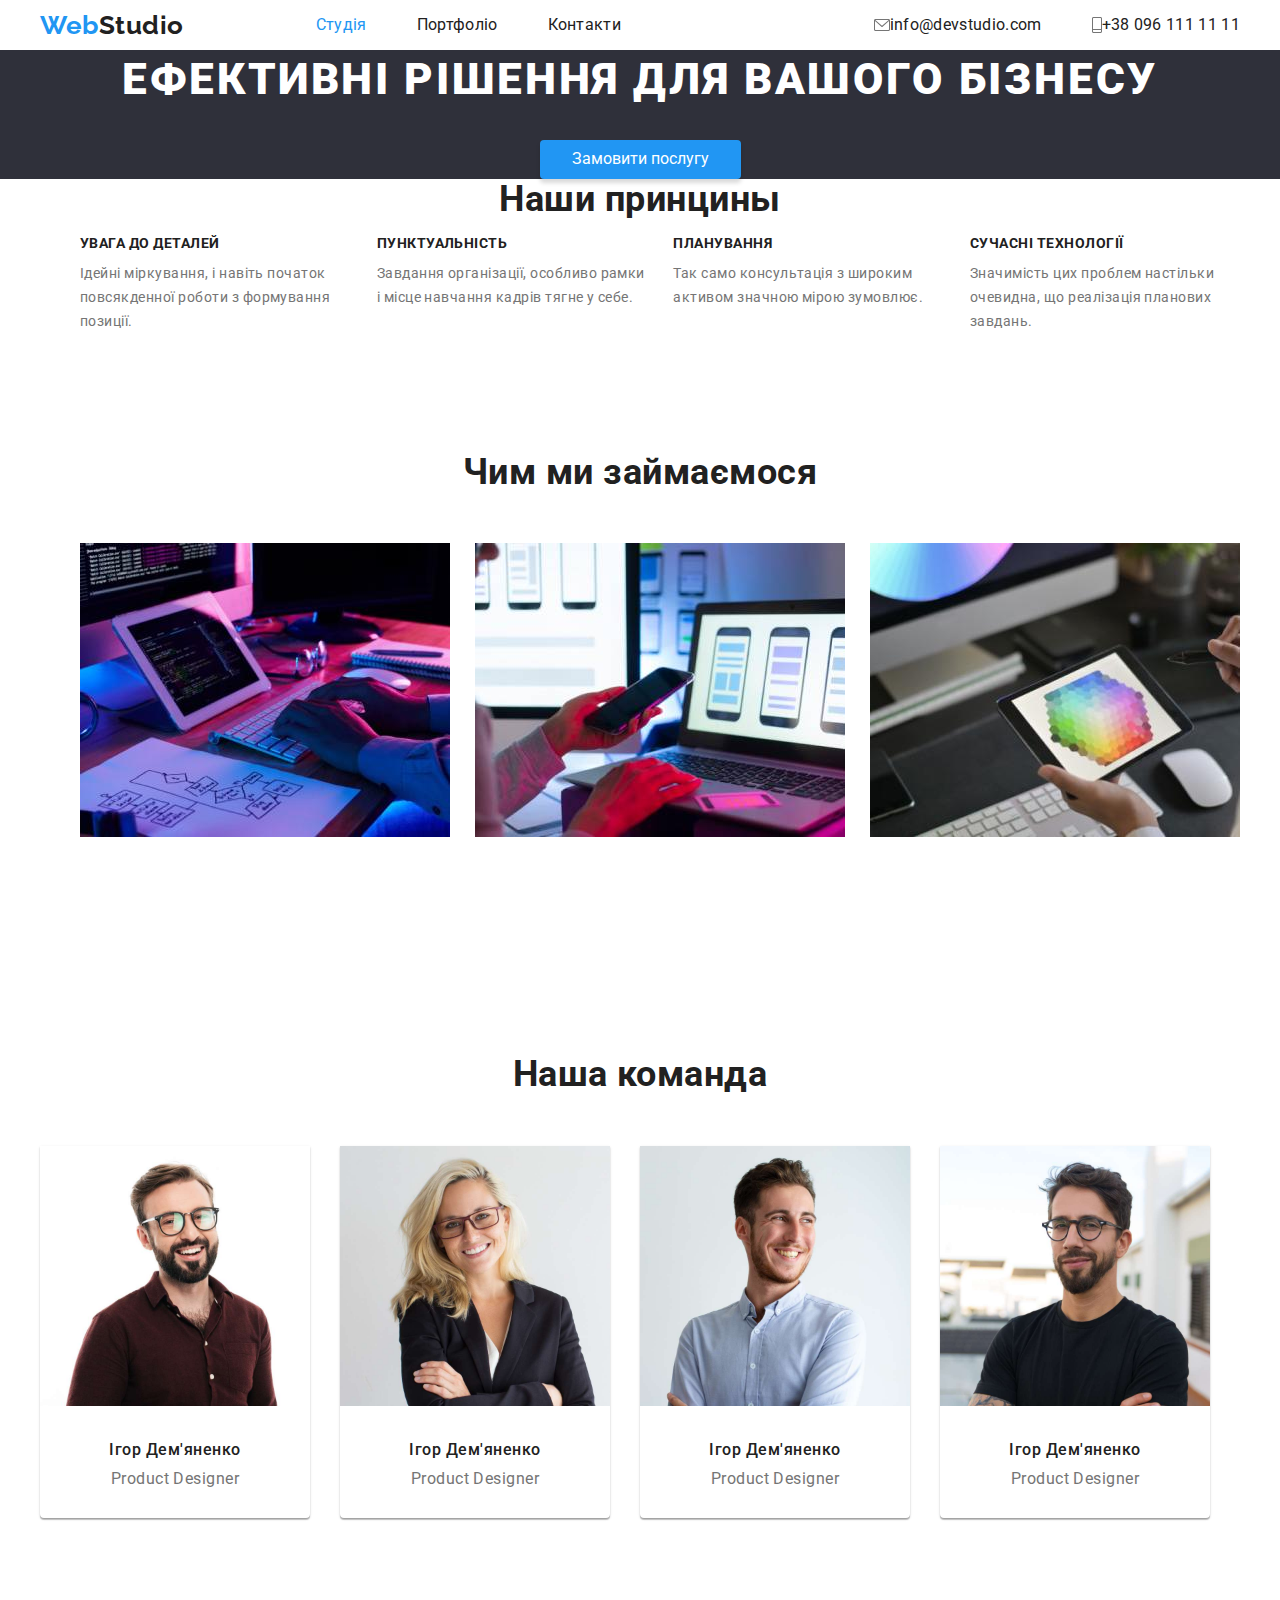
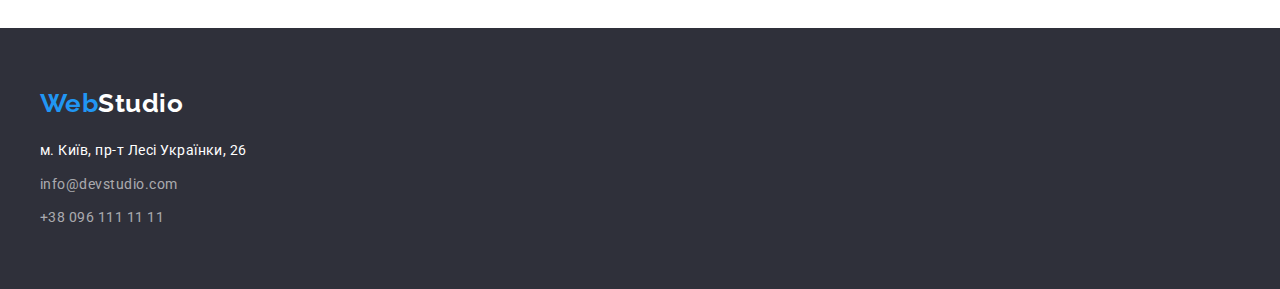
<file: index.html>
<!DOCTYPE html>
<html lang="en">

<head>
    <meta charset="UTF-8">
    <meta http-equiv="X-UA-Compatible" content="IE=edge">
    <meta name="viewport" content="width=device-width, initial-scale=1.0">
    <title>Document</title>
    <link href="https://fonts.googleapis.com/css2?family=Raleway:wght@700&family=Roboto:wght@400;500;700;900&display=swap" rel="stylesheet">
    <link rel="stylesheet" href="https://cdnjs.cloudflare.com/ajax/libs/modern-normalize/1.1.0/modern-normalize.min.css">
    <link rel="stylesheet" href="./css/styles.css" />
</head>
<body>
    <!--Шапка сайта--> 
    <header class="header-nav">
        <div class="container flex-box">
            <nav class="site-nav">
                <a class="logo" href="./index.html"><span class="logo-web">Web</span>Studio</a>
                <ul class="item-nav">
                    <li class="header-link">
                        <a href="./index.html" style="color: #2196F3;">Студія</a>
                    </li>
                    <li class="header-link">
                        <a href="./portfolio.html">Портфоліо</a>
                    </li>
                    <li class="header-link">
                        <a href="">Контакти</a>
                    </li>
                </ul>
            </nav>
        
            <ul class="contacts">
                <li class="contacts-item">
                    <img src="./img/mail.svg" alt="email logo" width="16">
                    <a href="mailto:info@devstudio.com">info@devstudio.com</a>
                </li>
                <li class="contacts-item">
                    <img src="./img/phone.svg" alt="phone logo" width="10">
                    <a href="tel:+380961111111">+38 096 111 11 11</a>
                </li>
            </ul>
           
        </div>
   </header>
 <!--Уникальный контент сайта-->
   <main>
    <!--Hero-->
    <section class="hero">
        <h1 class="hero-title">Ефективні рішення для вашого бізнесу</h1>
       <button class="hero-button" type="button">Замовити послугу</button>
    </section>
    <!--Наши принципы-->
    <section class="section-principles container">
        <h2 class="section-principles-title section-title">Наши принцины</h2>
        <ul class="section-principles-text">
            <li class="item">
                <h3>УВАГА ДО ДЕТАЛЕЙ</h3>
                <p class="princ-text">Ідейні міркування, i навіть початок повсякденної роботи з формування позиції.</p>
            </li>
            <li class="item">
                <h3>ПУНКТУАЛЬНІСТЬ</h3>
                <p class="princ-text">Завдання організації, особливо рамки і місце навчання кадрів тягне у себе.</p>
            </li>
            <li class="item">
                <h3>ПЛАНУВАННЯ</h3>
                <p class="princ-text">Так само консультація з широким активом значною мірою зумовлює.</p>
            </li>
            <li class="item">
                <h3>СУЧАСНІ ТЕХНОЛОГІЇ</h3>
                <p class="princ-text">Значимість цих проблем настільки очевидна, що реалізація планових завдань.</p>
            </li>
        </ul>
    </section>
    <!--Наши возможности, вид деятельности-->
    <section class="section-work container">
        <h2 class="section-work-title section-title">Чим ми займаємося</h2>
        <ul class="section-work-text">
            <li>
                <img src="./img/programmer.jpg" alt="Програмирование" width="370">
            </li>
            <li>
                <img src="./img/designe.jpg" alt="Дизайн" width="370">
            </li>
            <li>
                <img src="./img/painting.jpg" alt="Раскрашивание" width="370">
            </li>
        </ul>
    </section>
    <!--Наша команда-->
    <section class="section-team">
        <div class="section-team-container container">
            <h2 class="section-team-title section-title">Наша команда</h2>
            <ul class="section-team-text">
                <li class="sectiom-team-people">
                    <img src="./img/Igor.jpg" alt="Мужик в очках" width="270">
                    <h3>Ігор Дем'яненко</h3>
                    <p>Product Designer</p>
                </li>
                <li class="sectiom-team-people">
                    <img src="./img/Olga.jpg" alt="Женщина в очках" width="270">
                    <h3>Ігор Дем'яненко</h3>
                    <p>Product Designer</p>
                </li>
                <li class="sectiom-team-people">
                    <img src="./img/Kolya.jpg" alt="Мужик без очков" width="270">
                    <h3>Ігор Дем'яненко</h3>
                    <p>Product Designer</p>
                </li>
                <li class="sectiom-team-people" class="section-paddings">
                    <img src="./img/Misha.jpg" alt="Просто мужик" width="270">
                    <h3>Ігор Дем'яненко</h3>
                    <p>Product Designer</p>
                </li>
            </ul>
        </div>
    </section>
    </main>
    <!--Футер-->
    <footer>
        <div class="footer container">
            <a class="logo logo-footer" href="./index.html"><span class="logo-web">Web</span>Studio</a>
            <address class="address-city">
                м. Київ, пр-т Лесі Українки, 26
            </address>
            <ul class="footer-links">
                <li class="footer-link-mail"><a href="mailto:info@devstudio.com">info@devstudio.com</a></li>
                <li class="footer-link-number"><a href="tel:+380961111111">+38 096 111 11 11</a></li>
            </ul>
        </div>
    </footer>
</body>



</html>
</file>
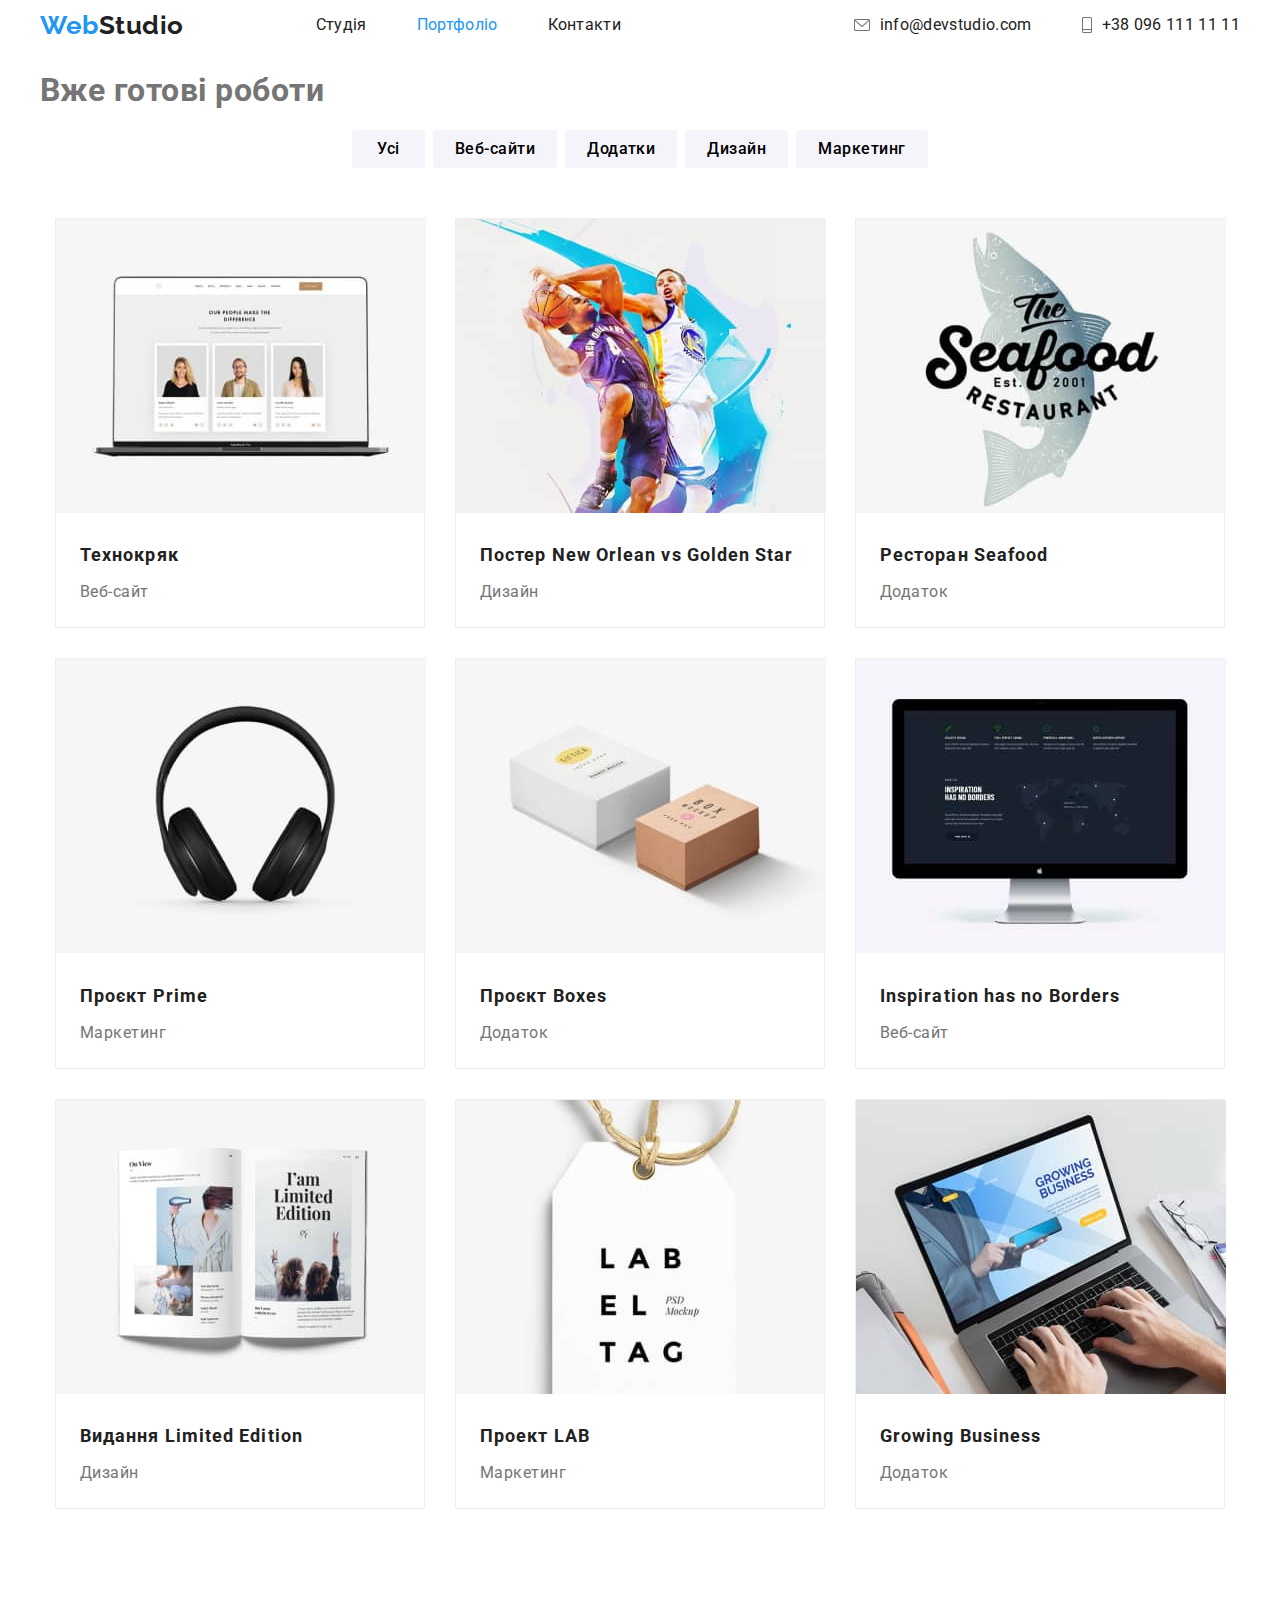
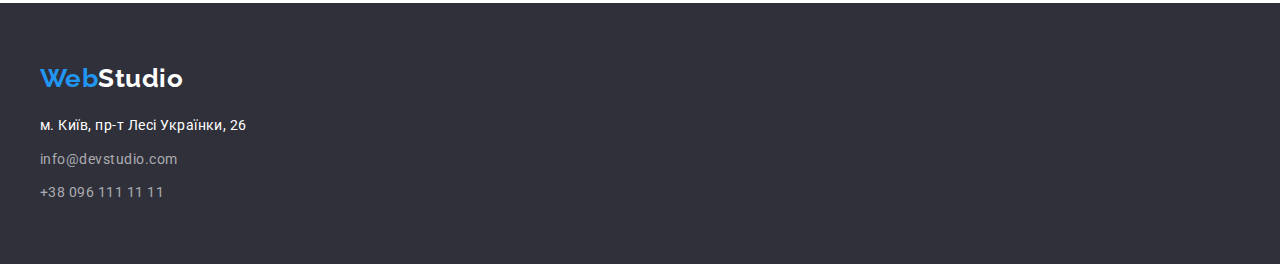
<file: portfolio.html>
<!DOCTYPE html>
<html lang="en">

<head>
    <meta charset="UTF-8">
    <meta http-equiv="X-UA-Compatible" content="IE=edge">
    <meta name="viewport" content="width=device-width, initial-scale=1.0">
    <title>Document</title>
    <link
        href="https://fonts.googleapis.com/css2?family=Raleway:wght@700&family=Roboto:wght@400;500;700;900&display=swap"
        rel="stylesheet">
    <link rel="stylesheet"
        href="https://cdnjs.cloudflare.com/ajax/libs/modern-normalize/1.1.0/modern-normalize.min.css">
    <link rel="stylesheet" href="./css/styles.css" />
</head>

<btype>
    <!--Шапка сайта-->
    <header class="header-nav">
        <div class="container flex-box">
            <nav class="site-nav">
                <a class="logo" href="./index.html"><span class="logo-web">Web</span>Studio</a>
                <ul class="item-nav">
                    <li class="header-link">
                        <a href="./index.html">Студія</a>
                    </li>
                    <li class="header-link">
                        <a href="./portfolio.html"  style="color: #2196F3;">Портфоліо</a>
                    </li>
                    <li class="header-link">
                        <a href="">Контакти</a>
                    </li>
                </ul>
            </nav>
    
            <ul class="contacts">
                <li class="contacts-item">
                    <img class="contacts-img" src="./img/mail.svg" alt="email logo" width="16">
                    <a href="mailto:info@devstudio.com">info@devstudio.com</a>
                </li>
                <li class="contacts-item">
                    <img class="contacts-img" src="./img/phone.svg" alt="phone logo" width="10">
                    <a href="tel:+380961111111">+38 096 111 11 11</a>
                </li>
            </ul>
    
        </div>
    </header>
    <main>
        <section class="portfolio-list container">
            <h1>Вже готові роботи</h1>
            <ul class="buttons">
                <li class="buttons-style">
                    <button class="button-filter all" type="button">Усі</button>
                </li>
                <li class="buttons-style">
                    <button class="button-filter" type="button">Веб-сайти</button>
                </li>
                <li class="buttons-style">
                    <button class="button-filter" type="button">Додатки</button>
                </li>
                <li class="buttons-style">
                    <button class="button-filter" type="button">Дизайн</button>
                </li>
                <li class="buttons-style">
                    <button class="button-filter" type="button">Маркетинг</button>
                </li>
            </ul>
            <ul class="work-sites">
                    <li  class="work-sites-list">
                        <a href="">
                            <img src="./img/1-Techopig.jpg" alt="Ноутбук" width="370">
                            <h2>Технокряк</h2>
                            <p>Веб-сайт</p>
                        </a>
                    </li>
                    <li class="work-sites-list">
                        <a href="">
                            <img src="./img/2-bascketball.jpg" alt="Два баскетболиста" width="370">
                            <h2>Постер New Orlean vs Golden Star</h2>
                            <p>Дизайн</p>
                        </a>
                    </li>
                    <li class="work-sites-list">
                       <a href="">
                        <img src="./img/3-Fish-Food.jpg" alt="Рыбный ресторан" width="370">
                        <h2>Ресторан Seafood</h2>
                        <p>Додаток</p>
                       </a>
                    </li>
                    <li class="work-sites-list">
                        <a href="">
                            <img src="./img/4-headphons.jpg" alt="Наушники" width="370">
                            <h2>Проєкт Prime</h2>
                            <p>Маркетинг</p>
                        </a>
                    </li>
                    <li class="work-sites-list">
                       <a href="">
                        <img src="./img/5-two-bax.jpg" alt="Две коробки" width="370">
                        <h2>Проєкт Boxes</h2>
                        <p>Додаток</p>
                       </a>
                    </li>
                    <li class="work-sites-list">
                        <a href="">
                            <img src="./img/6-computer-black.jpg" alt="iMac" width="370">
                            <h2>Inspiration has no Borders</h2>
                            <p>Веб-сайт</p>
                        </a>
                    </li>
                    <li class="work-sites-list">
                        <a href="">
                            <img src="./img/7-magazine.jpg" alt="Журнал" width="370">
                            <h2>Видання Limited Edition</h2>
                            <p>Дизайн</p>
                        </a>
                    </li>
                    <li class="work-sites-list">
                        <a href="">
                            <img src="./img/8-birka.jpg" alt="Бирка для одежды" width="370">
                            <h2>Проект LAB</h2>
                            <p>Маркетинг</p>
                        </a>
                    </li>
                    <li class="work-sites-list">
                        <a href="">
                            <img src="./img/9-laptop.jpg" alt="Работа за ноутбуком" width="370">
                            <h2>Growing Business</h2>
                            <p>Додаток</p>
                        </a>
                    </li>
            </ul>
        </section>
    </main>
   <footer>
        <div class="footer container">
            <a class="logo logo-footer" href="./index.html"><span class="logo-web">Web</span>Studio</a>
            <address class="address-city">
                м. Київ, пр-т Лесі Українки, 26
            </address>
            <ul class="footer-links">
                <li class="footer-link-mail"><a href="mailto:info@devstudio.com">info@devstudio.com</a></li>
                <li class="footer-link-number"><a href="tel:+380961111111">+38 096 111 11 11</a></li>
            </ul>
        </div>
    </footer>
 
</btype
</file>
<file: css/styles.css>
:root {
    --title-color: #212121;
    --text-color: #757575;
    --active-color: #2196F3;
}

body {
    font-family: 'Roboto', sans-serif;
    color: var(--text-color);
    font-style: normal;
    letter-spacing: 0.03em
}


ul {
    list-style-type: none;
}
a { 
    text-decoration: none;
}

h2,
h3 {
    color: var(--title-color);
    margin-top: 0;
    margin-bottom: 0;   
}

p {
    margin-top: 0;
    margin-bottom: 0;
}

.container {
    width: 1230px;
    padding-left: 15px;
    padding-right: 15px;
    margin-left: auto;
    margin-right: auto;
}

.work-sites a {
    color: var(--text-color);
    font-family: 'Roboto', sans-serif;
    font-style: normal;
}
/* Хедер */

.flex-box,
.site-nav {
    display: flex;
    align-items: center;
}

.item-nav {
    display: flex;
    margin-left: 92px;
}

.item-nav > li:not(:last-child) {
    margin-right: 50px;
}

.header-link
.contacts-item {
    font-size: 14px;
}

.contacts-item {
    display: flex;
    align-items: center;
}

.contacts {
    display: flex;
    margin-left: auto;
}

.contacts > li:not(:last-child) {
    margin-right: 50px;
}

.contacts-img {
    margin-right: 10px;
}

.logo-web {
    color: var(--active-color);
}

.logo {
    font-family: 'Raleway', sans-serif;
    color: #000000;
    font-weight: 700;
    font-size: 26px;
    line-height: 1.2;    
}

.logo-footer {
    color: #ffffff;
}

.header-nav a {
    color: var(--title-color);
    letter-spacing: 0.02em
}

.header-nav a:focus,
.header-nav a:hover {
    color: var(--active-color);
}
/* Hero */

.hero {
    color: #ffffff;
    text-align: center;
    background-color: #2F303A
}

.hero-title {
    font-weight: 900;
        font-size: 44px;
        line-height: 1.36;
        letter-spacing: 0.06em;
        text-transform: uppercase;
        margin-top: 0;
        margin-bottom: 0;

}

.hero-button {
    color: #ffffff;
    background-color: var(--active-color);
    cursor: pointer;
    padding: 10px 32px;
    box-shadow: 0px 4px 4px rgba(0, 0, 0, 0.15);
    border-radius: 4px;
    border: 0;
    margin-top: 30px;
}

.section-title {
    text-align: center;
    font-size: 36px;
    line-height: 1.16;
} 
/*--------------------------------- Наші принципи -----------------------------*/
.section-principles-text h3{
    font-weight: 700;
    font-size: 14px;
    line-height: 1.14;
}
.section-principles-text p {
    font-weight: 400;
    font-size: 14px;
    line-height: 1.7;
}

.section-principles-text .item {
    width: 270px;
}

.section-principles-text {
    display: flex;
    flex-wrap: wrap;
    justify-content: space-between;
}

.princ-text {
    margin-top: 10px;
}

/* --------------------Наші можливості--------------------- */

.section-work-text {
    display: flex;
    flex-wrap: wrap;
    justify-content: space-between;
}

.section-work-title {
    margin-top: 118px;
    margin-bottom: 50px;
}

/* Наша команда */
.section-team-container

.section-team {
    background-color: #F5F4FA;
}
.section-team-text h3{
    font-weight: 500;
    font-size: 16px;
    line-height: 1.19;
    margin-top: 30px;  
    text-align: center;  
}
.section-team-text p {
    margin-bottom: 30px;
    margin-top: 10px;
    font-weight: 400;
    font-size: 16px;
    line-height: 1.19;
    text-align: center;
}

.section-team-text {
    display: flex;
    padding: 0;
    padding-bottom: 94px;
}

.section-team-title {
    margin-top: 118px;
    margin-bottom: 50px;
    padding-top: 94px;
}

.sectiom-team-people {
    box-shadow: 0px 1px 3px rgba(0, 0, 0, 0.12), 0px 1px 1px rgba(0, 0, 0, 0.14), 0px 2px 1px rgba(0, 0, 0, 0.2);
    border-radius: 0px 0px 4px 4px;
    background: #FFFFFF;
    margin-right: 30px;
}

.sectiom-team-people:last-child {
    margin-right: 0;
}

/* -----------------------------Footer-------------------------- */
.footer-links {
    margin: 0;
}

.footer-link-mail {
    margin-bottom: 9px;
}

footer {
    background-color: #2F303A;
   
}

.footer-links {
    padding-left: 0;
    margin-top: 9px;
    margin-bottom: 60px;
}

.logo-footer {
   padding-top: 60px;
}

.footer.container {
    display: flex;
    flex-direction: column;
    justify-content: flex-start;
}
.address-city {
    margin-top: 20px;
    font-style: normal;
    font-weight: 400;
    font-size: 14px;
    line-height: 1.7;
    color: #ffffff;
    
}

.footer-links a {
    font-weight: 400;
    font-size: 14px;
    line-height: 24px;
    color: rgba(255, 255, 255, 0.6);
    margin-top: 9px;
    
}

.footer-links a:hover,
.footer-links a:focus {
    color: var(--active-color);
}

/* --------------Портфоліо----------------- */

.buttons {
    padding-left: 0;
    display: flex;
    justify-content: center;
    color: var(--title-color);
    font-weight: 500;
    font-size: 16px;
    line-height: 1.62;
    letter-spacing: 0.03em;
    text-align: center;
    margin-bottom: 50px;
}

.buttons-style {
    display: flex;
    margin-right: 8px;
}
.button-filter {
    font-weight: 500;
    font-size: 16px;
    line-height: 1.62;
    letter-spacing: 0.03em;
    cursor: pointer;
    border: 0;
    border-radius: 4px;
    background-color: #F5F4FA;
    padding: 6px 22px;
}

.button-filter.all {
    padding: 6px 25px;
}

.buttons-style:last-child {
    margin-right: 0;
}
.button-filter:focus,
.button-filter:hover {
    background-color: var(--active-color);
    color: #ffffff;
}

.work-sites {
    display: flex;
    flex-wrap: wrap;
    justify-content: center;
    padding: 0;
    margin-bottom: 0;
    padding-bottom: 94px;
}

.work-sites-list {
    width: 370px;
    margin-right: 30px;
    margin-bottom: 30px;
    border: 1px solid #EEEEEE;
    justify-content: center;
}

.work-sites-list:nth-child(3n) {
    margin-right: 0;
}

.work-sites-list:nth-last-child(-n+3) {
    margin-bottom: 0;
}


.work-sites h2 {
    font-weight: 700;
    font-size: 18px;
    line-height: 2;
    letter-spacing: 0.06em;
    margin-left: 24px;
    margin-top: 20px;
}

.work-sites p {
    font-weight: 400;
    font-size: 16px;
    line-height: 1.87;  
    margin-left: 24px;
    margin-top: 4px;
    padding-bottom: 20px;
}
</file>
